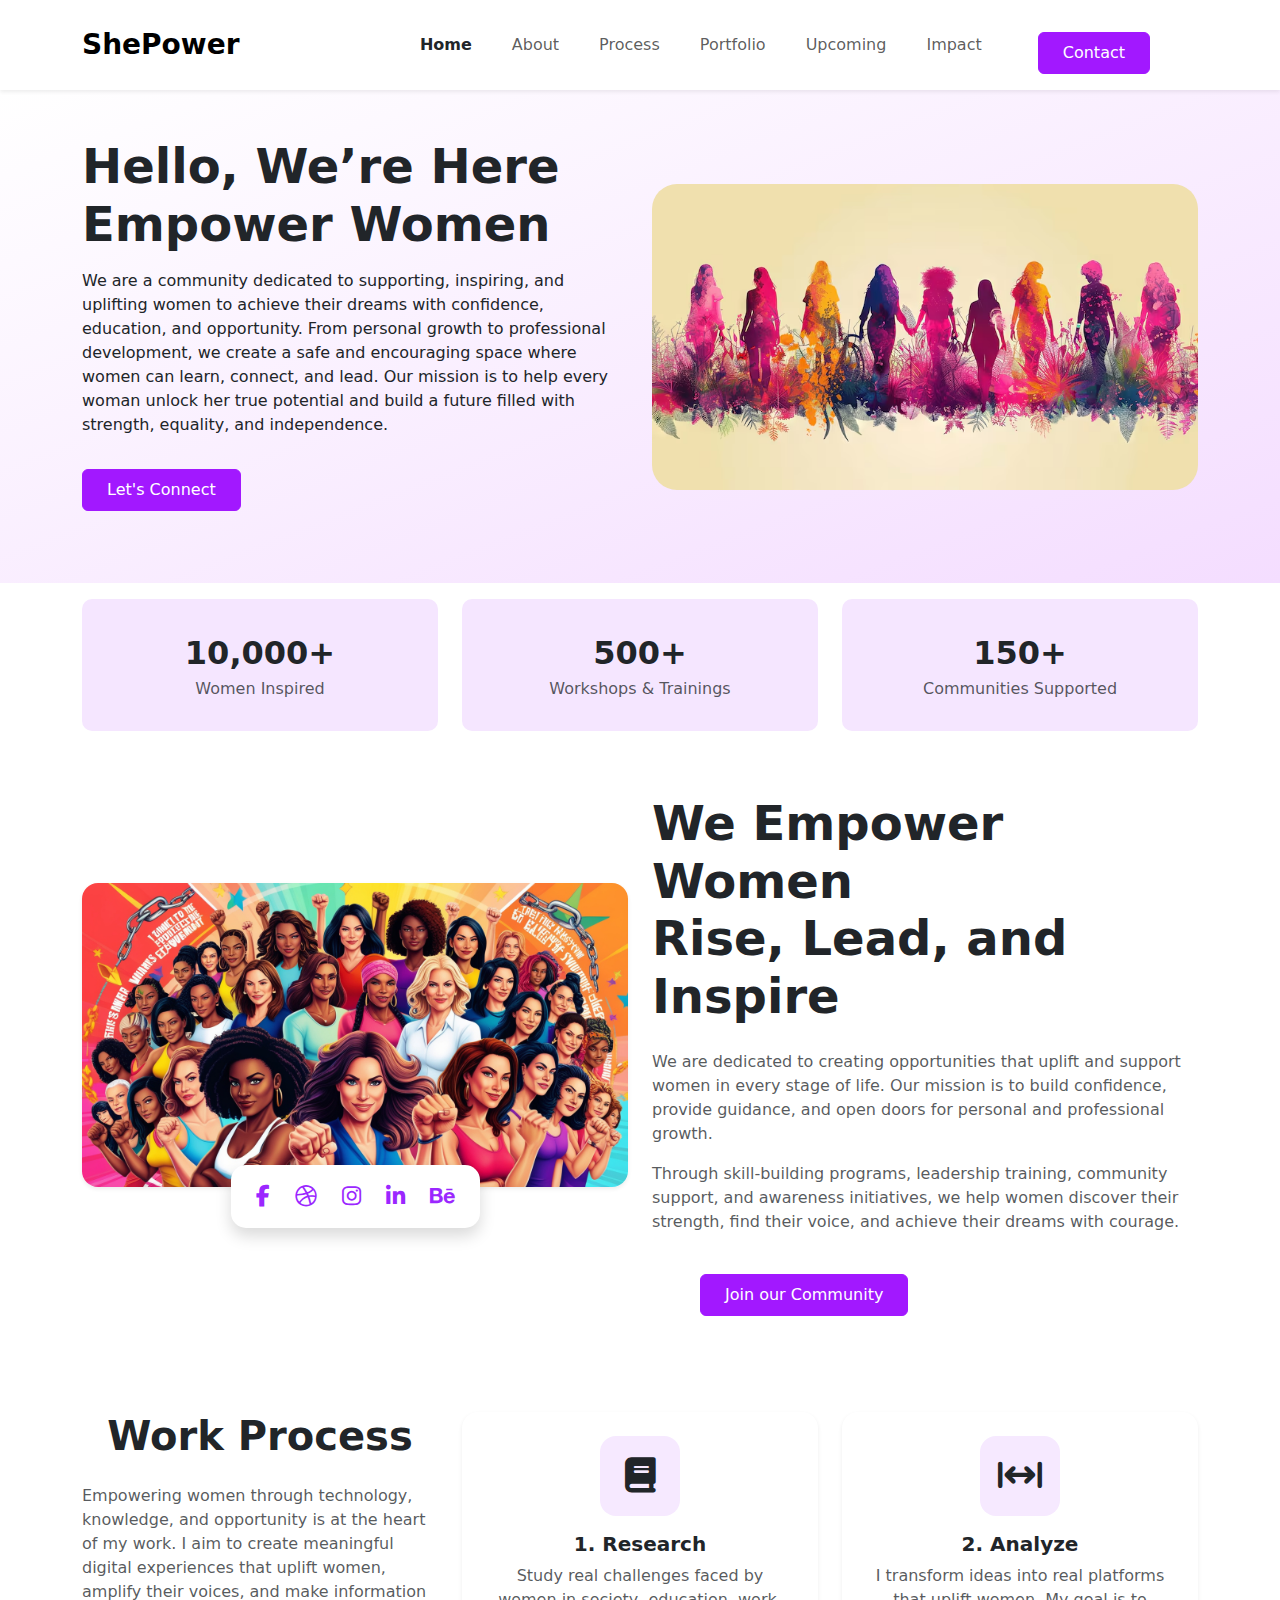
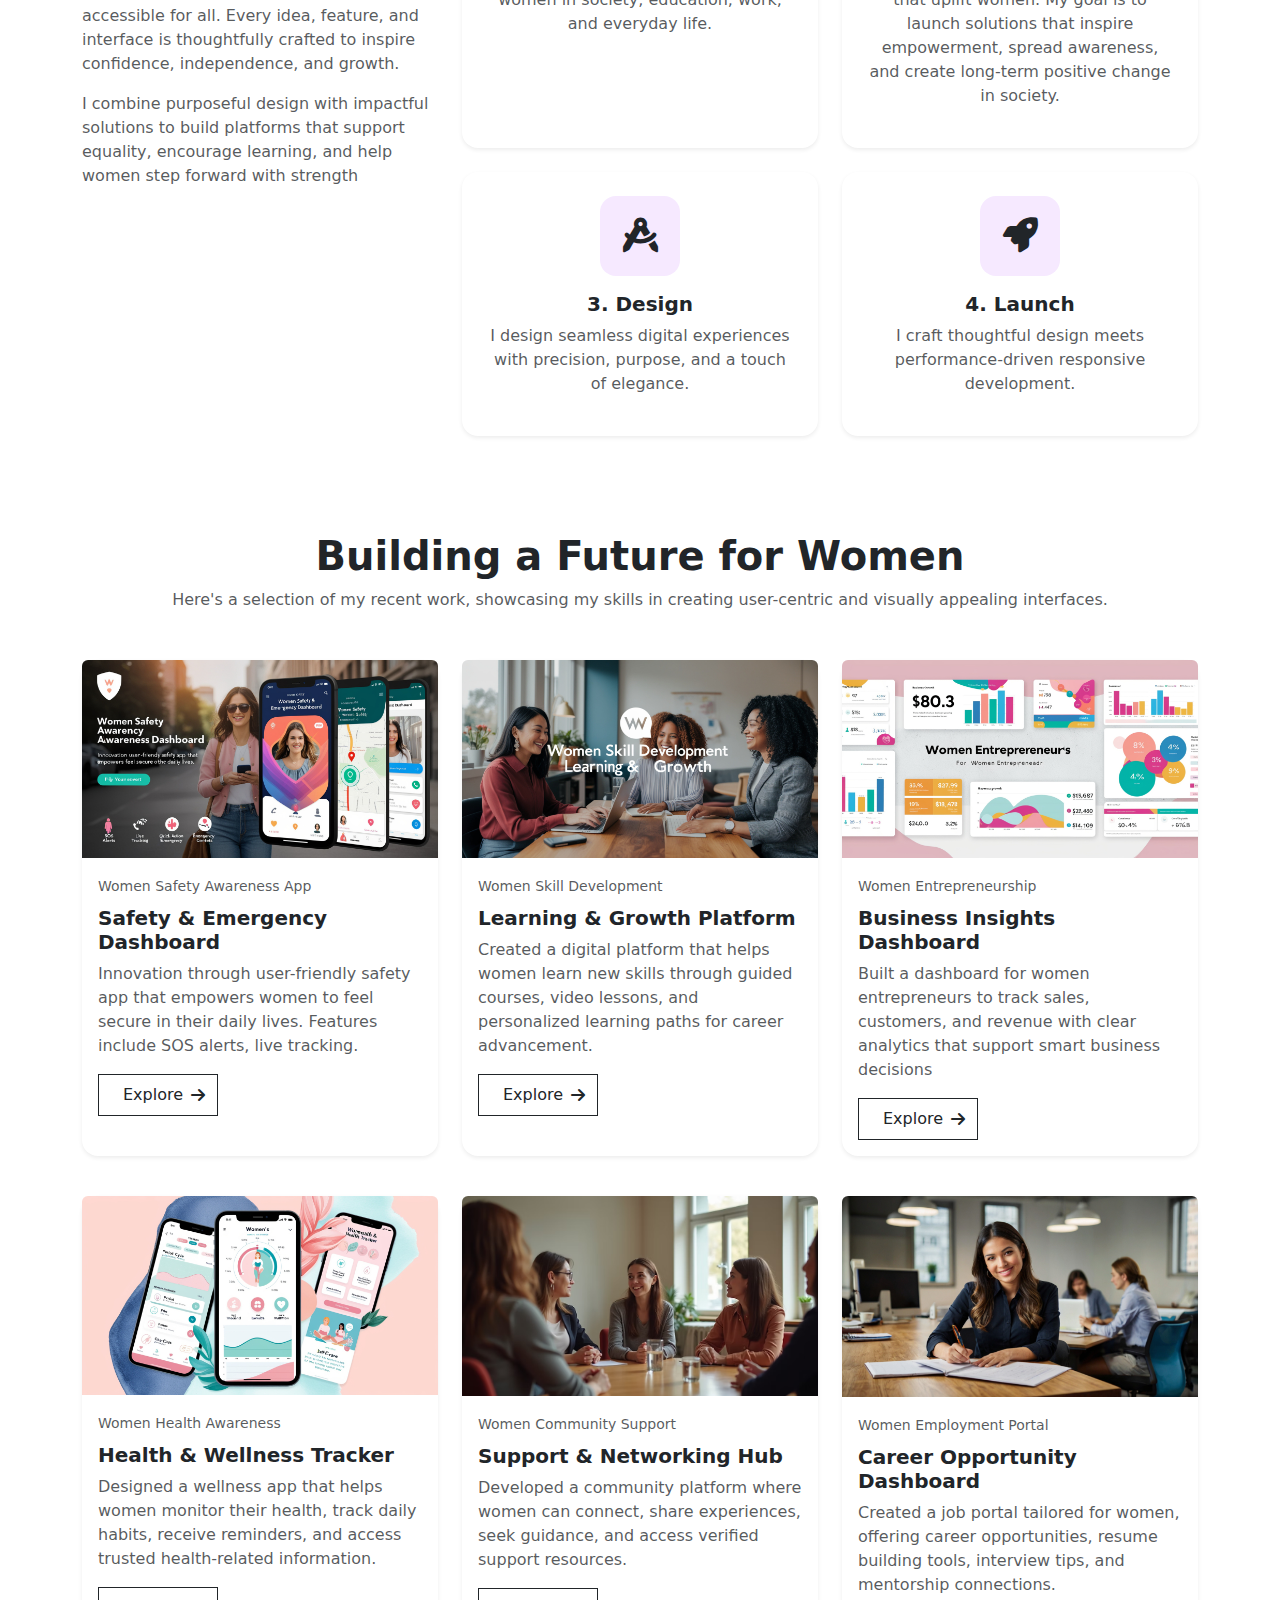
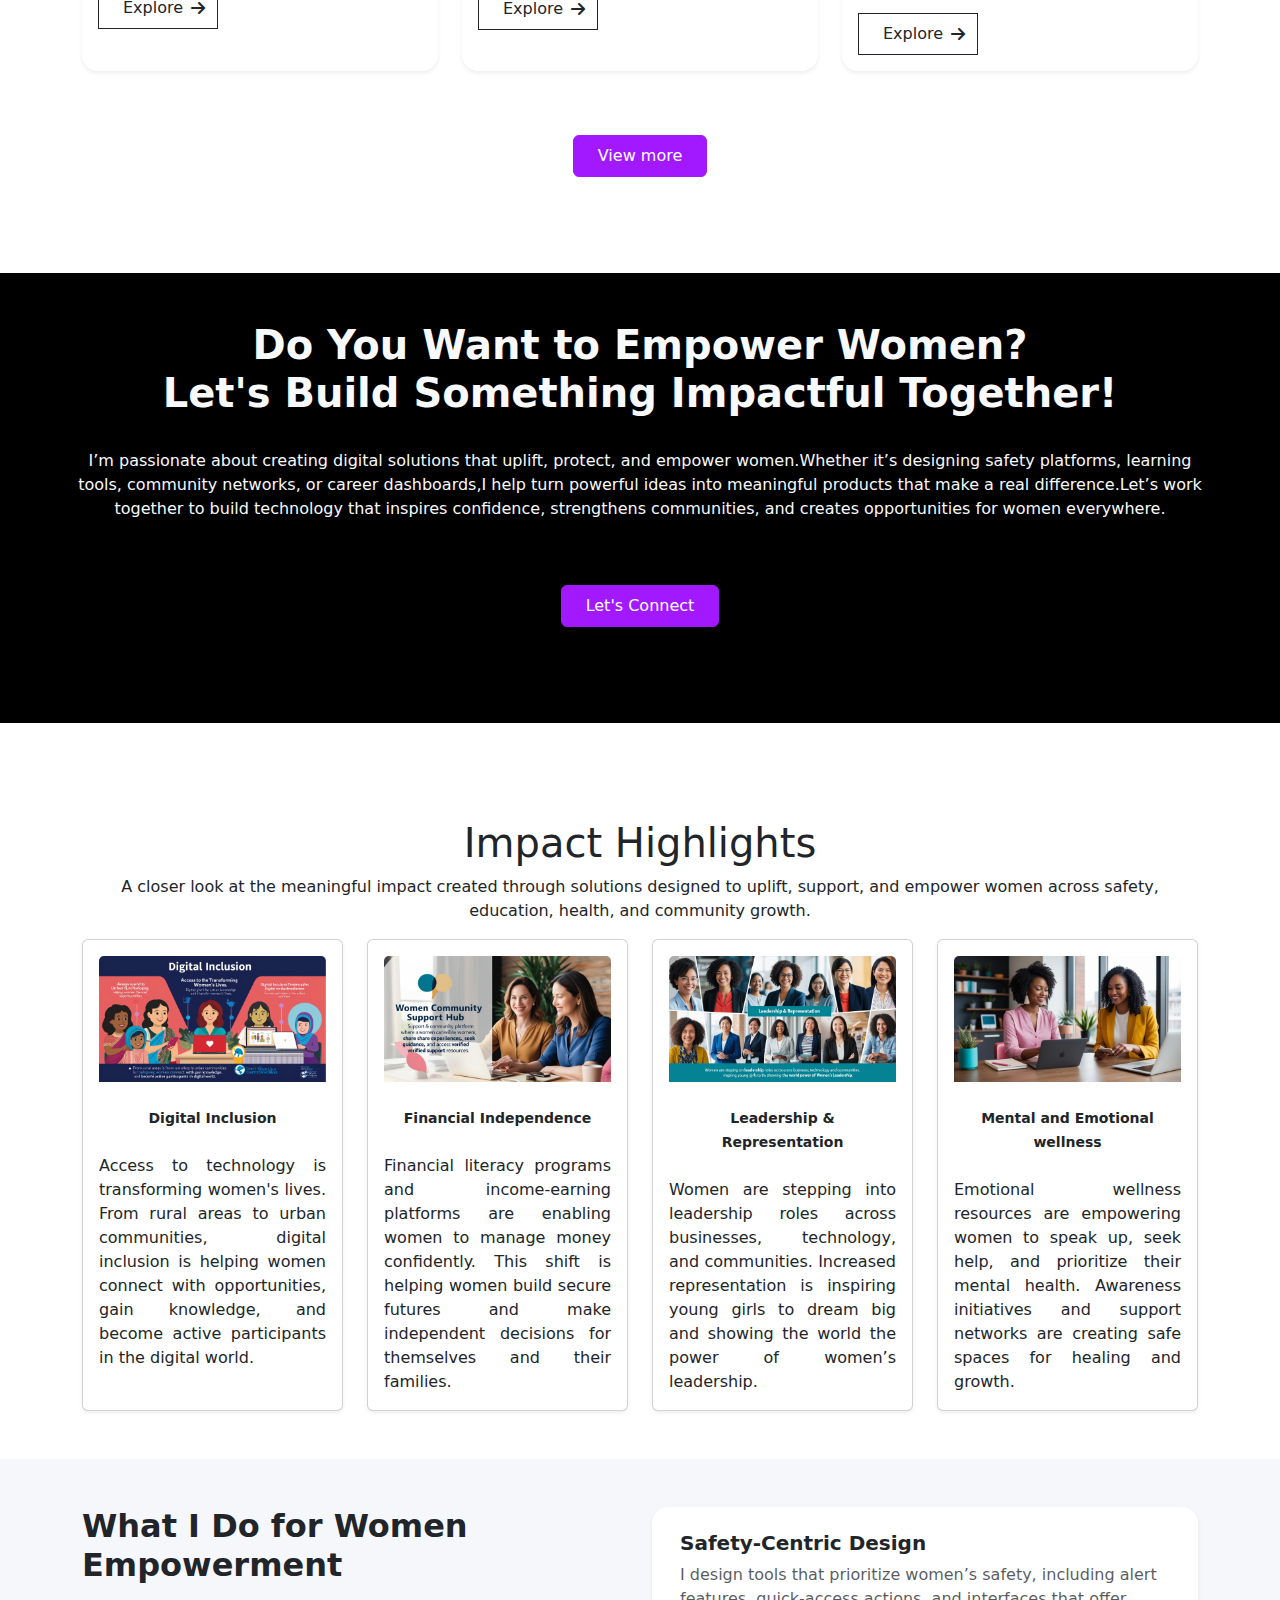
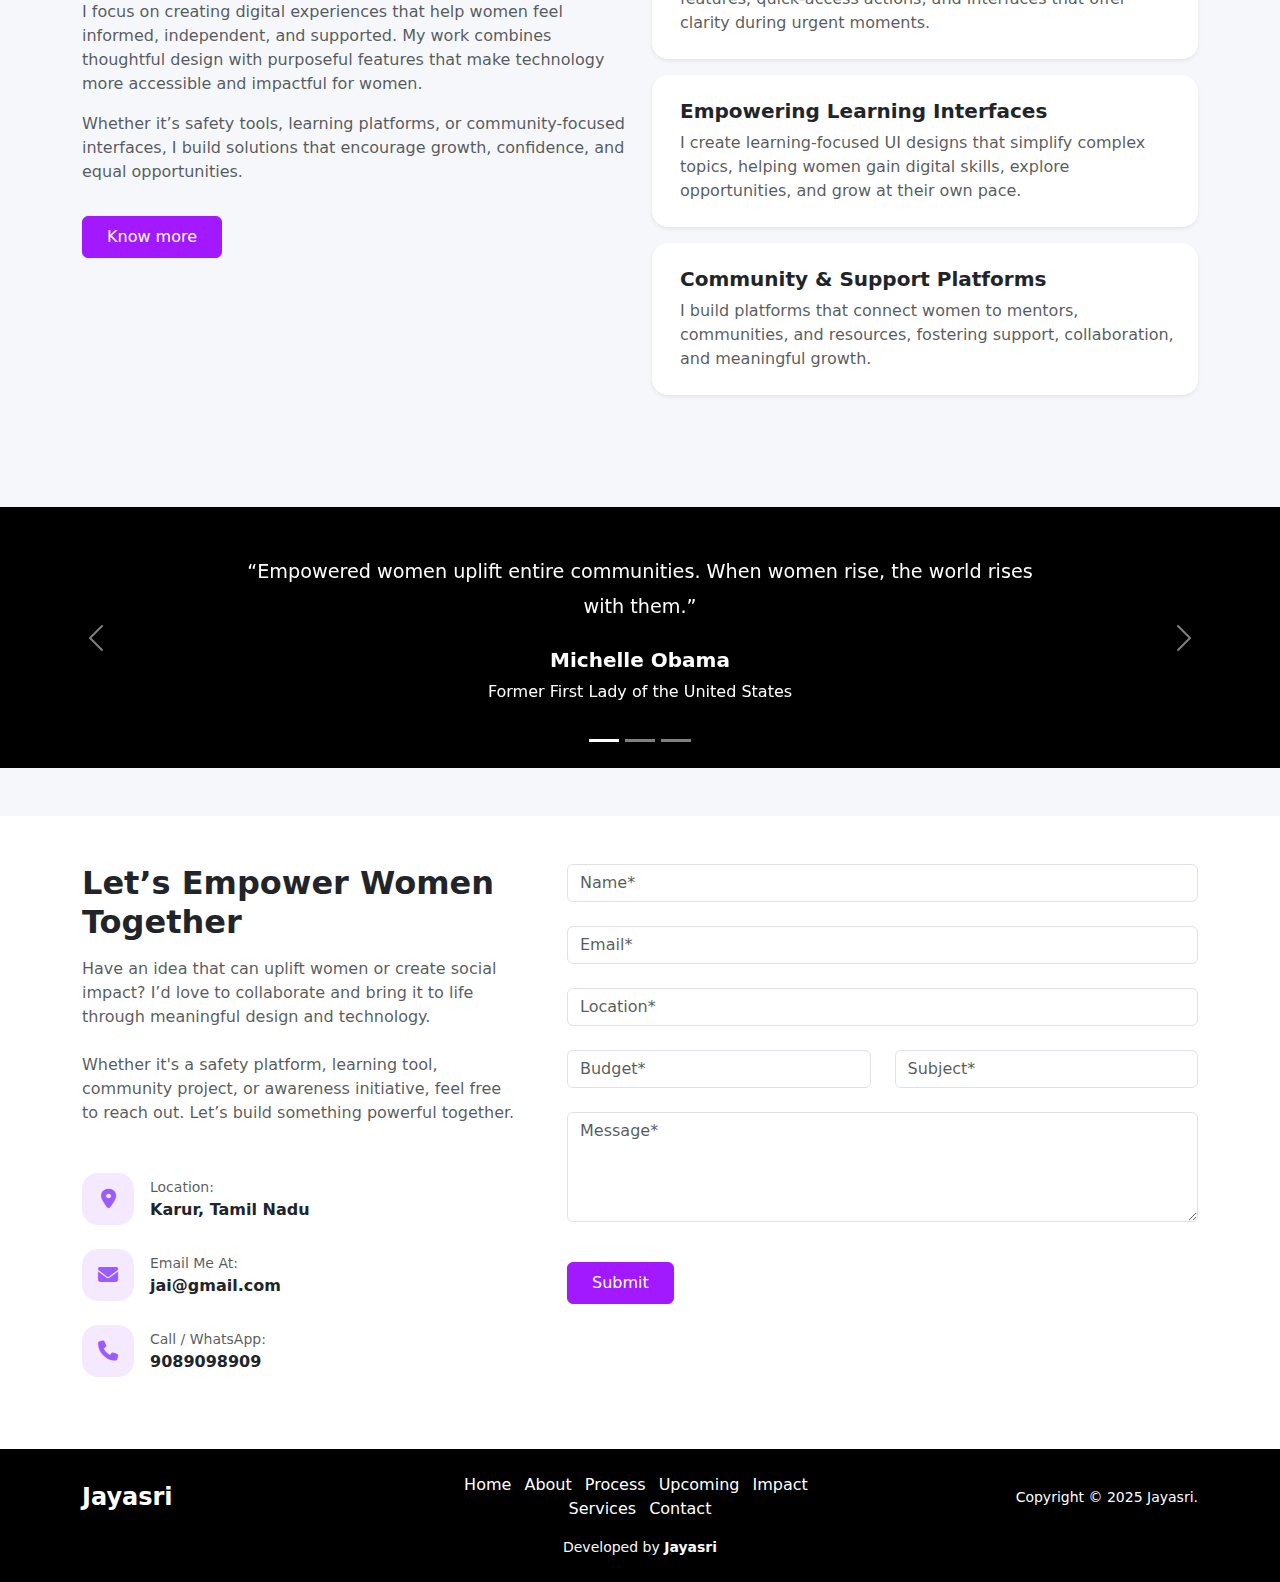
<file: index.html>
<!DOCTYPE html>
<html lang="en">
<head>
  <meta charset="UTF-8">
  <meta name="viewport" content="width=device-width, initial-scale=1">
  <title>ShePower</title>





 <link rel="stylesheet" type="text/css" href="style.css">

  <link rel="stylesheet" href="https://cdnjs.cloudflare.com/ajax/libs/font-awesome/6.4.0/css/all.min.css">


 
  <link href="https://cdn.jsdelivr.net/npm/bootstrap@5.3.2/dist/css/bootstrap.min.css" rel="stylesheet">
</head>
<body>

<!-- navigation bar -->
<nav class="navbar navbar-expand-lg bg-white py-3 shadow-sm" >
  <div class="container d-flex align-items-center">

    
    <a class="navbar-brand fw-bold fs-3 d-flex align-items-center" href="#">
      ShePower
    </a>

   
    <button class="navbar-toggler" type="button" data-bs-toggle="collapse" data-bs-target="#navMenu">
      <span class="navbar-toggler-icon"></span>
    </button>

    
    <div class="collapse navbar-collapse" id="navMenu">

     
      <ul class="navbar-nav ms-auto gap-4">

      <a class="nav-link active fw-semibold text-dark" href="#home">Home</a>





        <li class="nav-item"><a class="nav-link nav-clr" href="#about">About</a></li>
        <li class="nav-item"><a class="nav-link nav-clr" href="#process">Process</a></li>
        <li class="nav-item"><a class="nav-link nav-clr" href="#portfolio">Portfolio</a></li>
        <li class="nav-item"><a class="nav-link nav-clr" href="#blog">Upcoming</a></li>
        <li class="nav-item"><a class="nav-link nav-clr" href="#services">Impact</a></li>

      </ul>
      <br>

      
    <a href="#services"
   class="btn btn-primary px-4 py-2 mt-3 mx-5 text-white"
   style="--bs-btn-bg:#A218FF; 
          --bs-btn-border-color:#A218FF;
          --bs-btn-hover-bg:#9100F5; 
          --bs-btn-hover-border-color:#9100F5;">
  Contact
</a>




    </div>
  </div>
</nav>

<!-- HOME SECTION -->
<section class="hero-section py-5" id="home">
  <div class="container">
    <div class="row align-items-center justify-content-center">

      <!-- LEFT SIDE -->
      <div class="col-lg-6 col-md-10 mb-4 text-center text-lg-start">
        <h1 class="fw-bold display-5">
          Hello, We’re Here <br>Empower Women
        </h1>

        <p class="mt-3 fs-6 fs-md-5">
          We are a community dedicated to supporting, inspiring, and uplifting women to achieve their dreams with confidence, education, and opportunity. 
          From personal growth to professional development, we create a safe and encouraging space where women can learn, connect, and lead. 
          Our mission is to help every woman unlock her true potential and build a future filled with strength, equality, and independence.
        </p>

       <button class="btn btn-primary px-4 py-2 mt-3"
        style="--bs-btn-bg:#A218FF; --bs-btn-border-color:#A218FF;
               --bs-btn-hover-bg:#9100F5; --bs-btn-hover-border-color:#9100F5;">
  Let's Connect
</button>

      </div>

      <!-- RIGHT SIDE -->
      <div class="col-lg-6 col-md-10 text-center">
        <img src="empoer1.avif" class="hero-img img-fluid">
      </div>

    </div>
  </div>
</section>


<section class="py-3">
  <div class="container">
    <div class="row g-4">

      <div class="col-md-4">
        <div class="stats-box">
          <div class="stats-number">10,000+</div>
          <div class="text-muted">Women Inspired</div>
        </div>
      </div>

      <div class="col-md-4">
        <div class="stats-box">
          <div class="stats-number">500+</div>
          <div class="text-muted">Workshops & Trainings</div>
        </div>
      </div>

      <div class="col-md-4">
        <div class="stats-box">
          <div class="stats-number">150+</div>
          <div class="text-muted">Communities Supported</div>
        </div>
      </div>

    </div>
  </div>
</section>





<section class="about-section py-5">
  <div class="container" id="about">

    <div class="row align-items-center">

     
      <div class="col-lg-6 text-center mb-4 mb-lg-0">
        <div class="about-img-wrapper">
          <img src="women2.jpg" class="img-fluid rounded-4 shadow-sm about-img">
        </div>

        
        <div class="social-box shadow">
          <a href="#"><i class="fab fa-facebook-f"></i></a>
          <a href="#"><i class="fab fa-dribbble"></i></a>
          <a href="#"><i class="fab fa-instagram"></i></a>
          <a href="#"><i class="fab fa-linkedin-in"></i></a>
          <a href="#"><i class="fab fa-behance"></i></a>
        </div>
      </div>

      
      <div class="col-lg-6">

        <h1 class="fw-bold display-5 mb-4">
          We Empower Women 
 <br> Rise, Lead, and Inspire
        </h1>

        <p class="text-muted mb-3">
          We are dedicated to creating opportunities that uplift and support women in every stage of life. 
Our mission is to build confidence, provide guidance, and open doors for personal and professional growth.

        </p>

        <p class="text-muted mb-4">
         Through skill-building programs, leadership training, community support, and awareness initiatives, 
we help women discover their strength, find their voice, and achieve their dreams with courage.

        </p>

    
        <button class="btn btn-primary px-4 py-2 mt-3 mx-5 "
        style="--bs-btn-bg:#A218FF; --bs-btn-border-color:#A218FF;
               --bs-btn-hover-bg:#9100F5; --bs-btn-hover-border-color:#9100F5;">
  Join our Community
</button>

        

        </a>

        
      </div>

    </div>

  </div>
</section>






<!-- cards section  -->



<section class="py-5" id="process">
  <div class="container">

    <div class="row">

      
      <div class="col-lg-4 mb-4 justify-content-center align-items-center">
        <center><h1 class="fw-bold mb-4">Work Process</h1></center>

        <p class="text-muted">
          Empowering women through technology, knowledge, and opportunity is at the heart of my work. I aim to create meaningful digital experiences that uplift women, amplify their voices, and make information accessible for all. Every idea, feature, and interface is thoughtfully crafted to inspire confidence, independence, and growth.


        </p>

        <p class="text-muted">
         I combine purposeful design with impactful solutions to build platforms that support equality, encourage learning, and help women step forward with strength
        </p>
      </div>

     
      <div class="col-lg-8">
        <div class="row g-4">

       
          <div class="col-md-6">
            <div class="p-4 rounded-4 shadow-sm h-100 bg-white">



              <div class="rounded-4 d-flex justify-content-center align-items-center mb-3"
                   style="width:80px; height:80px; background:#f6e9ff;">
               <i class="fa-solid fa-book" style="font-size: 35px"></i>
              </div>

              <h5 class="fw-bold">1. Research</h5>

              <p class="text-muted mb-0">
                Study real challenges faced by women in society, education, work, and everyday life.

              </p>

            </div>
          </div>

        
          <div class="col-md-6">
            <div class="p-4 rounded-4 shadow-sm h-100 bg-white">

              <div class="rounded-4 d-flex justify-content-center align-items-center mb-3"
                   style="width:80px; height:80px; background:#f6e9ff;">
                <i class="fa-solid fa-arrows-left-right-to-line" style="font-size: 35px"></i>
              </div>

              <h5 class="fw-bold">2. Analyze</h5>
              <p class="text-muted mb-0">
               I transform ideas into real platforms that uplift women.
My goal is to launch solutions that inspire empowerment, spread awareness, and create long-term positive change in society.
              </p>

            </div>
          </div>

         
          <div class="col-md-6">
            <div class="p-4 rounded-4 shadow-sm h-100 bg-white">

              <div class="rounded-4 d-flex justify-content-center align-items-center mb-3"
                   style="width:80px; height:80px; background:#f6e9ff;">
               <i class="fa-solid fa-compass-drafting" style="font-size:35px"></i>
              </div>

              <h5 class="fw-bold">3. Design</h5>
              <p class="text-muted mb-0">
                I design seamless digital experiences with precision, purpose, and a touch of elegance.
              </p>

            </div>
          </div>

          
          <div class="col-md-6">
            <div class="p-4 rounded-4 shadow-sm h-100 bg-white">

              <div class="rounded-4 d-flex justify-content-center align-items-center mb-3"
                   style="width:80px; height:80px; background:#f6e9ff;">
                <i class="fa-solid fa-rocket" style="font-size:35px"></i>
              </div>

              <h5 class="fw-bold">4. Launch</h5>
              <p class="text-muted mb-0">
                I craft thoughtful design meets performance-driven responsive development.
              </p>

            </div>
          </div>

        </div>
      </div>

    </div>

  </div>
</section>



<section>
  

</section>



<section class="py-5" id="portfolio">

  <div class="container text-center mb-5">
    <h1 class="fw-bold">Building a Future for Women</h1>
    <p class="text-muted">
      Here's a selection of my recent work, showcasing my skills in creating
      user-centric and visually appealing interfaces.
    </p>
  </div>

  <div class="container">
    <div class="row g-4">

     
      <div class="col-md-4">
        <div class="card portfolio-card shadow-sm border-0 rounded-4 h-100">
          <img src="safety.jpg" class="card-img-top rounded-top" >
          <div class="card-body">

            <small class="text-muted">Women Safety Awareness App</small>

            <h5 class="fw-bold mt-2">Safety & Emergency Dashboard</h5>

            <p class="text-muted">
              Innovation through user-friendly safety app that empowers women to feel secure in their daily lives. 
Features include SOS alerts, live tracking.
            </p>

                <a href="#" class="btn btn-outline-dark rounded-0 px-4 py-2 d-flex align-items-center justify-content-between" style="width: 120px;">
           Explore 


           <i class="fa-solid fa-arrow-right ms-2"></i>
              
            </a>

          </div>
        </div>
      </div>

     
      <div class="col-md-4">
        <div class="card portfolio-card shadow-sm border-0 rounded-4 h-100">
          <img src="skill.jpg" class="card-img-top rounded-top" alt="">
          <div class="card-body">

            <small class="text-muted">Women Skill Development</small>

            <h5 class="fw-bold mt-2">Learning & Growth Platform</h5>

            <p class="text-muted">
              Created a digital platform that helps women learn new skills through guided courses, 
video lessons, and personalized learning paths for career advancement.
            </p>

               <a href="#" class="btn btn-outline-dark rounded-0 px-4 py-2 d-flex align-items-center justify-content-between" style="width: 120px;">
         Explore

           <i class="fa-solid fa-arrow-right ms-2"></i>
              
            </a>

          </div>
        </div>
      </div>

    
      <div class="col-md-4">
        <div class="card portfolio-card shadow-sm border-0 rounded-4 h-100">
          <img src="bussiness.jpg" class="card-img-top rounded-top" alt="">
          <div class="card-body">

            <small class="text-muted">Women Entrepreneurship</small>

            <h5 class="fw-bold mt-2">Business Insights Dashboard</h5>

            <p class="text-muted">
              Built a dashboard for women entrepreneurs to track sales, customers, and revenue 
with clear analytics that support smart business decisions
            </p>

               <a href="#" class="btn btn-outline-dark rounded-0 px-4 py-2 d-flex align-items-center justify-content-between" style="width: 120px;">
          Explore

           <i class="fa-solid fa-arrow-right ms-2"></i>
              
            </a>

          </div>
        </div>
      </div>

    </div>

    
    <div class="row g-4 mt-3">

      
      <div class="col-md-4">
        <div class="card portfolio-card shadow-sm border-0 rounded-4 h-100">
          <img src="wealth.jpg" class="card-img-top rounded-top" alt="">
          <div class="card-body">

            <small class="text-muted">Women Health Awareness</small>

            <h5 class="fw-bold mt-2">Health & Wellness Tracker</h5>

            <p class="text-muted">
             Designed a wellness app that helps women monitor their health, track daily habits, 
receive reminders, and access trusted health-related information.
            </p>

                <a href="#" class="btn btn-outline-dark rounded-0 px-4 py-2 d-flex align-items-center justify-content-between" style="width: 120px;">
          Explore


           <i class="fa-solid fa-arrow-right ms-2"></i>
              
            </a>

          </div>
        </div>
      </div>

     
      <div class="col-md-4">
        <div class="card portfolio-card shadow-sm border-0 rounded-4 h-100">
          <img src="comm.avif" class="card-img-top rounded-top" alt="">
          <div class="card-body">

            <small class="text-muted">Women Community Support</small>

            <h5 class="fw-bold mt-2">Support & Networking Hub</h5>

            <p class="text-muted">
             Developed a community platform where women can connect, share experiences, 
seek guidance, and access verified support resources.
            </p>

              <a href="#" class="btn btn-outline-dark rounded-0 px-4 py-2 d-flex align-items-center justify-content-between" style="width: 120px;">
          Explore


           <i class="fa-solid fa-arrow-right ms-2"></i>
              
            </a>

          </div>
        </div>
      </div>

      
      <div class="col-md-4">
        <div class="card portfolio-card shadow-sm border-0 rounded-4 h-100">
          <img src="emp.jpg" class="card-img-top rounded-top" alt="">
          <div class="card-body">

            <small class="text-muted">Women Employment Portal</small>

            <h5 class="fw-bold mt-2">Career Opportunity Dashboard</h5>

            <p class="text-muted">
              Created a job portal tailored for women, offering career opportunities, 
resume building tools, interview tips, and mentorship connections.
            </p>

            <a href="#" class="btn btn-outline-dark rounded-0 px-4 py-2 d-flex align-items-center justify-content-between" style="width: 120px;">
        Explore


           <i class="fa-solid fa-arrow-right ms-2"></i>
              
            </a>


          </div>


         



        </div>
      </div>

    </div>

  </div>


  <div class="container-card-btn mt-5 px-3 d-flex justify-content-center align-items-center">


     <button class="btn btn-primary px-4 py-2 mt-3"
        style="--bs-btn-bg:#A218FF; --bs-btn-border-color:#A218FF;
               --bs-btn-hover-bg:#9100F5; --bs-btn-hover-border-color:#9100F5;">

               View more
</button>
    


  </div>


 

</section>



<section class="py-5 h-50" id="project">

  <div class="container-fluid p-4 project-container text-center mb-5 py-5 ">


    <h1 class="text-light fw-bold">Do You Want to Empower Women?<br>Let's Build Something Impactful Together!</h1>
    <br>
    <p class="text-light mx-5"  > I’m passionate about creating digital solutions that uplift, protect, and empower women.Whether it’s designing safety platforms, learning tools, community networks, or career dashboards,I help turn powerful ideas into meaningful products that make a real difference.Let’s work together to build technology that inspires confidence, strengthens communities, and creates opportunities for women everywhere.  </p>


    <div class="container d-flex align-items-center justify-content-center my-5"> 


     <button class="btn btn-primary px-4 py-2 mt-3"
        style="--bs-btn-bg:#A218FF; --bs-btn-border-color:#A218FF;
               --bs-btn-hover-bg:#9100F5; --bs-btn-hover-border-color:#9100F5;">
  Let's Connect
</button>

    </div>


    
  </div>
  



<section class="py-5" id="blog">

  <div class="container blog-container text-center">
    <h1>Impact Highlights</h1>
    <p>  A closer look at the meaningful impact created through solutions designed to uplift, support, and empower women across safety, education, health, and community growth.</p>
  </div>

  <div class="container blog-container text-center">
    <div class="row g-4">

      <div class="col-12 col-md-6 col-lg-3">
        <div class="card h-100 shadow-sm border-1 ">
          <div class="card-body">
            <img src="digital.jpg" class="card-img-top">
            <br>
             <br> 

              <small><b>Digital Inclusion</b></small>
              <br> 
              <br>       
            <p class="card-text"style="text-align: justify;">Access to technology is transforming women's lives. From rural areas to urban communities, digital inclusion is helping women connect with opportunities, gain knowledge, and become active participants in the digital world.
              </p>
          </div>
        </div>
      </div>

      <div class="col-12 col-md-6 col-lg-3">
        <div class="card h-100 shadow-sm border-1">
          <div class="card-body">
             <img src="financial.jpg" class="card-img-top">
             <br>
             <br> 
             <small><b>Financial Independence</b></small>
                <br> 
              <br>  
            <p class="card-text"style="text-align: justify;"> Financial literacy programs and income-earning platforms are enabling women to manage money confidently. This shift is helping women build secure futures and make independent decisions for themselves and their families.</p>
          </div>
        </div>
      </div>

      <div class="col-12 col-md-6 col-lg-3">
        <div class="card h-100 shadow-sm border-1">
          <div class="card-body">
             <img src="leader.jpg" class="card-img-top blog-image">
             <br>
             <br>  
             <small><b>Leadership & Representation</b></small>
               <br> 
              <br>  
            <p class="card-text"style="text-align: justify;">Women are stepping into leadership roles across businesses, technology, and communities. Increased representation is inspiring young girls to dream big and showing the world the 
  power of women’s leadership.</p>
          </div>
        </div>
      </div>

      <div class="col-12 col-md-6 col-lg-3">
        <div class="card h-100 shadow-sm border-1">
          <div class="card-body">
             <img src="last.jpg" class="card-img-top blog-image"> 
             <br>
             <br> 
             <small><b>Mental and Emotional wellness</b></small>
                <br> 
              <br>  
            <p class="card-text"style="text-align: justify;">Emotional wellness resources are empowering women to speak up, seek help, and prioritize 
  their mental health. Awareness initiatives and support networks are creating safe spaces for healing and growth.</p>
          </div>
        </div>
      </div>

    </div>
  </div>

</section>


<section class="py-5 services-section" id="services">
  <div class="container">
    <div class="row align-items-start">

      <!-- LEFT SIDE -->
      <div class="col-lg-6 mb-4">
        <h2 class="fw-bold mb-3">What I Do for Women Empowerment</h2>

        <p class="text-muted">
          I focus on creating digital experiences that help women feel informed, independent, 
          and supported. My work combines thoughtful design with purposeful features that 
          make technology more accessible and impactful for women.
        </p>

        <p class="text-muted">
          Whether it’s safety tools, learning platforms, or community-focused interfaces, 
          I build solutions that encourage growth, confidence, and equal opportunities.
        </p>

       <button class="btn btn-primary px-4 py-2 mt-3"
        style="--bs-btn-bg:#A218FF; --bs-btn-border-color:#A218FF;
               --bs-btn-hover-bg:#9100F5; --bs-btn-hover-border-color:#9100F5;">
  Know more
</button>

      </div>

      <!-- RIGHT SIDE -->
      <div class="col-lg-6">

        <div class="service-card mb-3 p-4 bg-white rounded-4 shadow-sm">
          <h5 class="fw-semibold mb-2">Safety-Centric Design</h5>
          <p class="mb-0 text-muted">
            I design tools that prioritize women’s safety, including alert features, 
            quick-access actions, and interfaces that offer clarity during urgent moments.
          </p>
        </div>

        <div class="service-card mb-3 p-4 bg-white rounded-4 shadow-sm">
          <h5 class="fw-semibold mb-2">Empowering Learning Interfaces</h5>
          <p class="mb-0 text-muted">
            I create learning-focused UI designs that simplify complex topics, helping women
            gain digital skills, explore opportunities, and grow at their own pace.
          </p>
        </div>

        <div class="service-card mb-3 p-4 bg-white rounded-4 shadow-sm">
          <h5 class="fw-semibold mb-2">Community & Support Platforms</h5>
          <p class="mb-0 text-muted">
            I build platforms that connect women to mentors, communities, and resources, 
            fostering support, collaboration, and meaningful growth.
          </p>
        </div>

      </div>
    </div>
  </div>
</section>





<section class="py-5 services-section" id="services">

<div id="testimonialCarousel" class="carousel slide" data-bs-ride="false" style="background-color: black;">

  <div class="carousel-indicators">
    <button type="button" data-bs-target="#testimonialCarousel" data-bs-slide-to="0" class="active"></button>
    <button type="button" data-bs-target="#testimonialCarousel" data-bs-slide-to="1"></button>
    <button type="button" data-bs-target="#testimonialCarousel" data-bs-slide-to="2"></button>
  </div>

  <div class="carousel-inner">

    <!-- Slide 1 -->
    <div class="carousel-item active text-center p-5">
      <p class="testimonial-text" style="color: white;">
        “Empowered women uplift entire communities. When women rise, the world rises with them.”
      </p>
      <h5 class="fw-semibold mt-4" style="color: white;">Michelle Obama</h5>
      <p class="text-white">Former First Lady of the United States</p>
    </div>

    <!-- Slide 2 -->
    <div class="carousel-item text-center p-5">
      <p class="testimonial-text" style="color: white;">
        “The future belongs to those who believe in the power of their dreams — especially women with courage.”
      </p>
      <h5 class="fw-semibold mt-4" style="color: white;">Malala Yousafzai</h5>
      <p class="text-white">Nobel Peace Prize Winner</p>
    </div>

    <!-- Slide 3 -->
    <div class="carousel-item text-center p-5">
      <p class="testimonial-text" style="color: white;">
        “Every woman has a voice and a story. When we support one another, we create unstoppable strength.”
      </p>
      <h5 class="fw-semibold mt-4" style="color: white;">Oprah Winfrey</h5>
      <p class="text-white">Media Leader & Philanthropist</p>
    </div>

  </div>

  <button class="carousel-control-prev" type="button" data-bs-target="#testimonialCarousel" data-bs-slide="prev">
    <span class="carousel-control-prev-icon"></span>
  </button>

  <button class="carousel-control-next" type="button" data-bs-target="#testimonialCarousel" data-bs-slide="next">
    <span class="carousel-control-next-icon"></span>
  </button>

</div>

</section>




<section class="py-5 contact-section" id="contact">
  <div class="container">
    <div class="row g-5">

      <!-- LEFT SIDE -->
      <div class="col-lg-5">
        <h2 class="fw-bold mb-3">Let’s Empower Women Together</h2>
        <p class="text-muted mb-4">
          Have an idea that can uplift women or create social impact? I’d love to collaborate 
          and bring it to life through meaningful design and technology.
        </p>
        <p class="text-muted mb-5">
          Whether it's a safety platform, learning tool, community project, or awareness initiative, 
          feel free to reach out. Let’s build something powerful together.
        </p>

        <!-- Address -->
        <div class="d-flex align-items-center mb-4">
          <div class="contact-icon-box me-3">
            <i class="fa-solid fa-location-dot contact-icon"></i>
          </div>
          <div>
            <small class="text-muted d-block">Location:</small>
            <span class="fw-semibold">Karur, Tamil Nadu</span>
          </div>
        </div>

        <!-- Email -->
        <div class="d-flex align-items-center mb-4">
          <div class="contact-icon-box me-3">
            <i class="fa-solid fa-envelope contact-icon"></i>
          </div>
          <div>
            <small class="text-muted d-block">Email Me At:</small>
            <span class="fw-semibold">jai@gmail.com</span>
          </div>
        </div>

        <!-- Phone -->
        <div class="d-flex align-items-center mb-4">
          <div class="contact-icon-box me-3">
            <i class="fa-solid fa-phone contact-icon"></i>
          </div>
          <div>
            <small class="text-muted d-block">Call / WhatsApp:</small>
            <span class="fw-semibold">9089098909</span>
          </div>
        </div>

      </div>

      <!-- RIGHT SIDE (FORM remains same) -->
      <div class="col-lg-7">
        <form>
          <div class="mb-4">
            <input type="text" class="form-control contact-input" placeholder="Name*" required>
          </div>
          <div class="mb-4">
            <input type="email" class="form-control contact-input" placeholder="Email*" required>
          </div>
          <div class="mb-4">
            <input type="text" class="form-control contact-input" placeholder="Location*" required>
          </div>

          <div class="row">
            <div class="col-md-6 mb-4">
              <input type="text" class="form-control contact-input" placeholder="Budget*" required>
            </div>
            <div class="col-md-6 mb-4">
              <input type="text" class="form-control contact-input" placeholder="Subject*" required>
            </div>
          </div>

          <div class="mb-4">
            <textarea rows="4" class="form-control contact-input" placeholder="Message*" required></textarea>
          </div>

          <button class="btn btn-primary px-4 py-2 mt-3"
        style="--bs-btn-bg:#A218FF; --bs-btn-border-color:#A218FF;
               --bs-btn-hover-bg:#9100F5; --bs-btn-hover-border-color:#9100F5;">
  Submit
</button>

        </form>
      </div>

    </div>
  </div>
</section>






<section id="footer" class="mt-auto" style="background-color: black;">
  <footer class="footer-section py-4">
    <div class="container">

      <div class="row align-items-center">

        <!-- Left -->
        <div class="col-md-4 d-flex align-items-center mb-3 mb-md-0">
          <h4 class="fw-semibold text-white m-0">Jayasri</h4>
        </div>

        <!-- Center Menu -->
        <div class="col-md-4 text-center mb-3 mb-md-0">
          <ul class="list-inline footer-menu m-0">
            <li class="list-inline-item"><a href="#home" class="text-white text-decoration-none">Home</a></li>
            <li class="list-inline-item"><a href="#about" class="text-white text-decoration-none">About</a></li>
            <li class="list-inline-item"><a href="#process" class="text-white text-decoration-none">Process</a></li>
            <li class="list-inline-item"><a href="#portfolio" class="text-white text-decoration-none">Upcoming</a></li>
            <li class="list-inline-item"><a href="#blog" class="text-white text-decoration-none">Impact</a></li>
            <li class="list-inline-item"><a href="#services" class="text-white text-decoration-none">Services</a></li>
            <li class="list-inline-item"><a href="#contact" class="text-white text-decoration-none">Contact</a></li>
          </ul>
        </div>

        <!-- Right -->
        <div class="col-md-4 text-md-end text-center text-white small">
          Copyright © 2025 Jayasri.
        </div>

      </div>

      <div class="text-center text-light small mt-3">
        Developed by <strong>Jayasri</strong>
      </div>

    </div>
  </footer>
</section>







<!-- Bootstrap JS -->
<script src="https://cdn.jsdelivr.net/npm/bootstrap@5.3.2/dist/js/bootstrap.bundle.min.js"></script>

</body>
</html>
</file>
<file: style.css>
body{
      font-family: Arial, sans-serif;
        display: flex;
    flex-direction: column;
    height: 100%;
    }
    
    
    @media (max-width: 991px) {
      .navbar-collapse {
        margin-top: 1rem;
        text-align: center;
      }
      
      .navbar-nav {
        gap: 0 !important;
        flex-direction: column;
        align-items: center;
      }
      
      .nav-item .nav-link {
        padding: 0.75rem 0 !important;
        font-weight: bold;
      }
      
      .menu-active {
        margin: 0.5rem auto !important;
      }
      
      .navbar .btn-primary {
        width: auto;
        margin-top: 1rem !important;
      }
    }
    
    .hero-section{
      padding: 80px 0;
      background: linear-gradient(to bottom right, #ffffff, #f4ddff);
    }
    .hero-img{
      width: 100%;
      border-radius: 25px;
    }
    
    /* Center work process icons and headings */
    #process .col-md-6 {
      text-align: center;
    }
    
    #process .col-md-6 .rounded-4 {
      margin: 0 auto 1rem;
    }
    
    #process .col-md-6 h5 {
      text-align: center;
    }
    
    /* Mobile footer responsive - center Jayasri */
    @media (max-width: 768px) {
      .footer-section .row > div {
        text-align: center;
        margin-bottom: 1rem;
      }
      
      .footer-section .row .col-md-4:first-child {
        justify-content: center;
      }
    }
    
    .stats-box{
      background-color: #f5e6ff;
      padding: 30px;
      text-align: center;
      border-radius: 10px;
    }
    .stats-number{
      font-size: 32px;
      font-weight: 700;
    }


    .menu-active{
      background-color:  #9B27FF;
      color: white;
    }

    .nav-clr{
      color: black;
    }

     .nav-clr:hover{
      color:#9B27FF ;
    }

    .contact-btn{
      background-color: #9B27FF;
    }


    .contact-btn:hover{
      background-color: #9B27FF;

    }

    .hello-btn{
      background-color: #9B27FF;
      color: white;
    }


    
.purple-btn {
  background-color: #9B27FF;
  color: white;
  border-radius: 10px;
  font-weight: 600;
}


.white-btn {
  background-color: #ffffff;
  border: 1px solid #ddd;
  border-radius: 10px;
  font-weight: 600;
  color: #333;
}


.about-img-wrapper {
  position: relative;
}

.about-img {
  border-radius: 20px;
}


.social-box {
  background: white;
  padding: 15px 25px;
  border-radius: 15px;
  display: inline-flex;
  gap: 25px;
  position: relative;
  margin-top: -40px;
}

.social-box a {
  font-size: 22px;
  color: #9B27FF;
}

.social-box a:hover{
  background-color: #9B27FF;
  color: white;
}


.btn-outline-dark{

  font-weight: bold;

}
 .btn-outline-dark:hover{

  color: #9B27FF;
  background-color: white;
 }


.portfolio-card {
  transition: all 0.3s ease;
  box-shadow: 2px 2px 8px black;
  border-radius: 20px;
}

.portfolio-card:hover {
  transform: translateY(-6px);
  box-shadow: 2px 12px 25px black;
}


.btn-card-btn{
  background-color: #9B27FF;
  color: white;
  font-weight: bold;
 
  padding: 10px 10px;
}

.btn-card-btn:hover{
  background-color: #9B27FF;
  color: white;
  font-weight: bold;
  padding: 10px 10px;
}


.btn-card-last{
  background-color: #9B27FF;
  padding: 10px 10px;
  color: white;

}

.project-container{
  background-color: black;
  overflow-x: hidden;
  width: 100%;
}

.btn-card-last:hover{

   background-color: #9B27FF;
  padding: 10px 10px;
  color: white;
}


.services-section {
  background-color: #f5f7fb;
}



.service-card {
  border-left: 4px solid transparent;
  transition: transform 0.2s ease, box-shadow 0.2s ease, border-color 0.2s ease;
}

.service-card:hover {
  transform: translateY(-4px);
  box-shadow: 0 1rem 3rem rgba(15, 23, 42, 0.12);
  border-color: #9b5cff; 
}



.testimonial-text {

 color: white;
  font-size: 1.2rem;
  max-width: 800px;
  margin: 0 auto;
  line-height: 1.8;
  color: #555;
}




.testimonial-text {
  font-size: 1.2rem;
  max-width: 800px;
  margin: 0 auto;
  line-height: 1.8;
  color: #444;
}





.contact-section {
  background-color: #ffffff;
}

.contact-icon-box {
  width: 52px;
  height: 52px;
  border-radius: 16px;
  background-color: #f4e9ff; 
  display: flex;
  align-items: center;
  justify-content: center;
}

.contact-icon {
  font-size: 20px;
  color: #9b5cff; 
}

.contact-social {
  display: inline-flex;
  align-items: center;
  justify-content: center;
  width: 34px;
  height: 34px;
  border-radius: 50%;
  margin-right: 8px;
  font-size: 14px;
  text-decoration: none;
  color: #9b5cff;
}

.contact-social:hover {
  background-color: #9b5cff;
  color: #ffffff;
}

.contact-input {
  border: none;
  border-bottom: 1px solid #e0e0e0;
  border-radius: 0;
  padding-left: 0;
  padding-right: 0;
  box-shadow: none ;
}

.contact-input:focus {
  border-bottom-color: #9b5cff;
}

.btn-contact {
  background-color: #9b5cff;
  color: #fff;
  padding: 10px 32px;
  border-radius: 8px;
  border: none;
  font-weight: 600;
}

.btn-contact:hover {
  background-color: #7b3df3;
  color: #fff;
}



html, body {
  height: 100%;
}

body {
  display: flex;
  flex-direction: column;
}

#footer {
  margin-top: auto;
  width: 100%;
}
</file>
